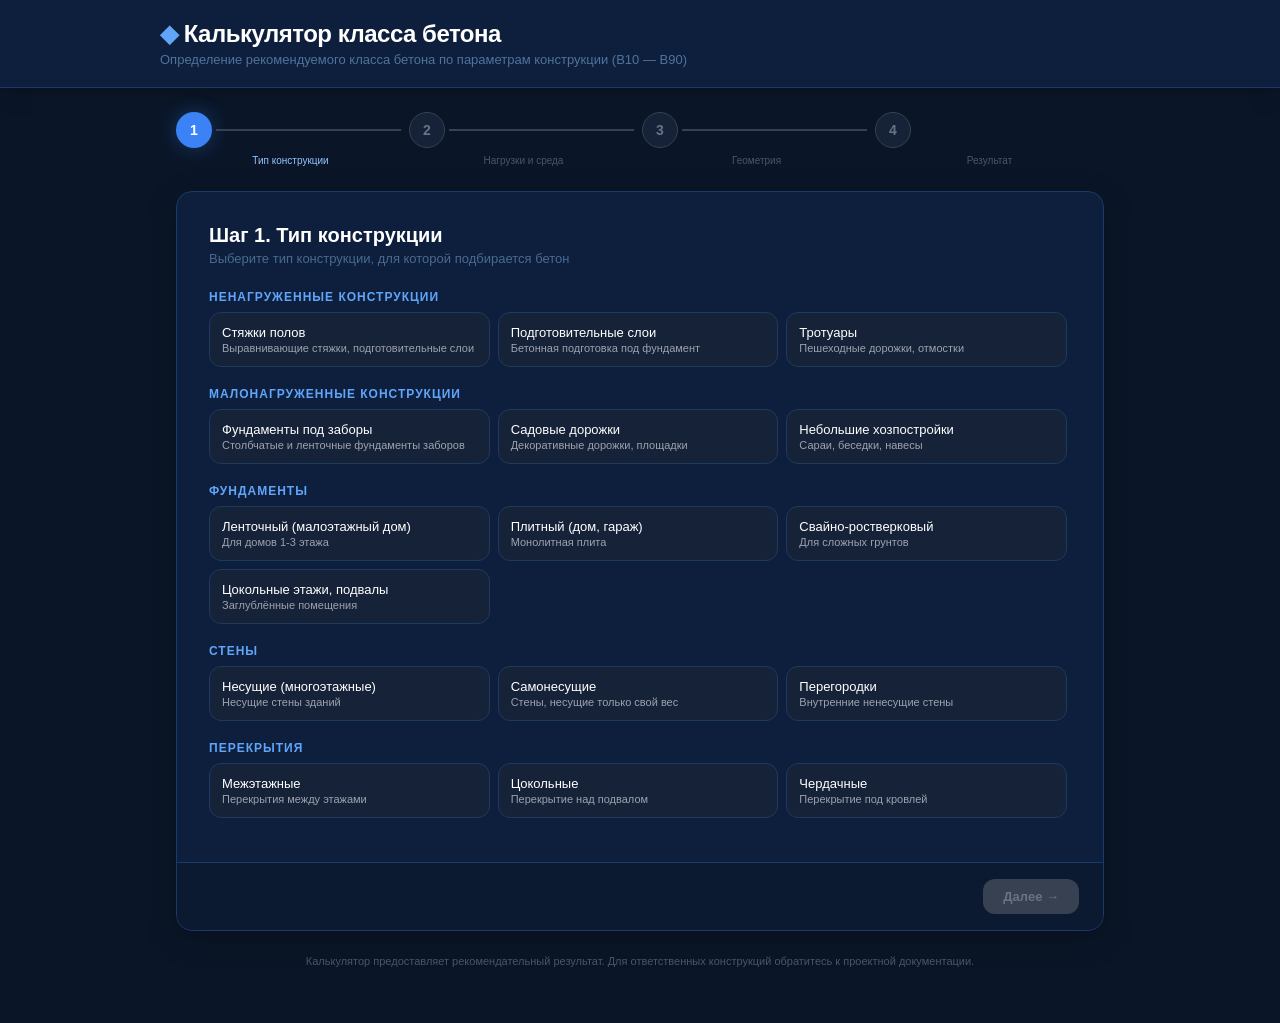
<file: calc/standalone.html>
<!DOCTYPE html>
<html lang="ru">
<head>
<meta charset="UTF-8">
<meta name="viewport" content="width=device-width, initial-scale=1.0">
<title>Калькулятор класса бетона</title>
<style>
*{box-sizing:border-box;margin:0;padding:0}
body{min-height:100vh;background:#0a1628;color:#fff;font-family:-apple-system,BlinkMacSystemFont,'Segoe UI',Roboto,sans-serif}
.cc-header{background:#0d1f3c;border-bottom:1px solid #1a3a6a;box-shadow:0 4px 20px rgba(0,0,0,.3);padding:20px 16px}
.cc-header-inner{max-width:960px;margin:0 auto}
.cc-header h1{font-size:24px;font-weight:700;letter-spacing:-.5px}
.cc-header h1 span{color:#60a5fa}
.cc-header p{color:rgba(147,197,253,.5);font-size:13px;margin-top:4px}
.cc-main{max-width:960px;margin:0 auto;padding:24px 16px}
.cc-steps{display:flex;align-items:flex-start;gap:4px;margin-bottom:24px}
.cc-step-item{flex:1;display:flex;flex-direction:column;align-items:center}
.cc-step-row{display:flex;align-items:center;width:100%}
.cc-step-circle{width:36px;height:36px;border-radius:50%;display:flex;align-items:center;justify-content:center;font-size:14px;font-weight:700;flex-shrink:0;transition:all .3s}
.cc-step-circle.active{background:#3b82f6;color:#fff;box-shadow:0 0 20px rgba(59,130,246,.3)}
.cc-step-circle.done{background:rgba(59,130,246,.3);color:#93c5fd;border:1px solid rgba(59,130,246,.5)}
.cc-step-circle.pending{background:#152238;color:#6b7280;border:1px solid #374151}
.cc-step-line{flex:1;height:2px;margin:0 4px;transition:all .3s}
.cc-step-line.done{background:rgba(59,130,246,.5)}
.cc-step-line.pending{background:#374151}
.cc-step-label{font-size:10px;margin-top:6px;text-align:center;line-height:1.3}
.cc-step-label.active{color:#93c5fd}
.cc-step-label.done{color:rgba(96,165,250,.5)}
.cc-step-label.pending{color:#4b5563}
.cc-card{background:#0d1f3c;border-radius:16px;border:1px solid #1a3a6a;box-shadow:0 8px 30px rgba(0,0,0,.3);overflow:hidden}
.cc-card-body{padding:24px}
@media(min-width:768px){.cc-card-body{padding:32px}}
.cc-card h2{font-size:20px;font-weight:600;margin-bottom:4px}
.cc-card .cc-subtitle{color:rgba(147,197,253,.45);font-size:13px;margin-bottom:24px}
.cc-section{margin-bottom:24px}
.cc-section:last-child{margin-bottom:0}
.cc-section-title{color:#60a5fa;font-size:12px;font-weight:600;text-transform:uppercase;letter-spacing:1px;margin-bottom:10px}
.cc-grid{display:grid;gap:8px;grid-template-columns:1fr}
.cc-grid-2{grid-template-columns:repeat(2,1fr)}
.cc-grid-3{grid-template-columns:repeat(3,1fr)}
.cc-grid-4{grid-template-columns:repeat(4,1fr)}
@media(max-width:768px){.cc-grid-2,.cc-grid-3,.cc-grid-4{grid-template-columns:1fr}}
@media(min-width:640px) and (max-width:768px){.cc-grid-2{grid-template-columns:repeat(2,1fr)}.cc-grid-3{grid-template-columns:repeat(2,1fr)}.cc-grid-4{grid-template-columns:repeat(2,1fr)}}
.cc-option{text-align:left;padding:12px;border-radius:12px;border:1px solid #1e3a5f;background:#152238;cursor:pointer;transition:all .2s;color:#fff;font-family:inherit;font-size:14px;width:100%}
.cc-option:hover{border-color:rgba(59,130,246,.5);background:#1a2d4a}
.cc-option.selected{background:rgba(59,130,246,.2);border-color:#3b82f6;box-shadow:0 0 20px rgba(59,130,246,.1)}
.cc-option .cc-opt-label{font-weight:500;font-size:13px}
.cc-option .cc-opt-desc{font-size:11px;color:#9ca3af;margin-top:2px}
.cc-group-title{color:#60a5fa;font-size:12px;font-weight:600;text-transform:uppercase;letter-spacing:1px;margin-bottom:8px;margin-top:20px}
.cc-group-title:first-child{margin-top:0}
.cc-nav{border-top:1px solid #1a3a6a;background:#0b1a30;padding:16px 24px;display:flex;justify-content:space-between;align-items:center}
.cc-btn{padding:10px 20px;border-radius:12px;font-size:13px;font-weight:600;cursor:pointer;transition:all .2s;border:none;font-family:inherit}
.cc-btn-secondary{background:#152238;border:1px solid #1e3a5f;color:#d1d5db}
.cc-btn-secondary:hover{background:#1a2d4a;color:#fff}
.cc-btn-primary{background:#3b82f6;color:#fff;box-shadow:0 4px 15px rgba(59,130,246,.25)}
.cc-btn-primary:hover{background:#60a5fa}
.cc-btn-primary:disabled{background:#374151;color:#6b7280;cursor:not-allowed;box-shadow:none}
.cc-result-card{background:linear-gradient(135deg,rgba(59,130,246,.15),rgba(30,58,95,.3));border:1px solid rgba(59,130,246,.3);border-radius:16px;padding:24px;margin-bottom:24px}
.cc-result-grid{display:grid;grid-template-columns:repeat(2,1fr);gap:16px}
@media(min-width:768px){.cc-result-grid{grid-template-columns:repeat(4,1fr)}}
.cc-result-item{text-align:center}
.cc-result-label{font-size:10px;color:rgba(147,197,253,.7);text-transform:uppercase;letter-spacing:1px;margin-bottom:4px}
.cc-result-value{font-size:28px;font-weight:700;color:#fff}
.cc-result-value.accent{color:#60a5fa}
.cc-result-sub{font-size:11px;color:#9ca3af;margin-top:4px}
.cc-notes{background:#152238;border:1px solid rgba(202,138,4,.3);border-radius:12px;padding:20px;margin-bottom:24px}
.cc-notes-title{color:#facc15;font-size:12px;font-weight:600;text-transform:uppercase;letter-spacing:1px;margin-bottom:12px}
.cc-notes ul{list-style:none}
.cc-notes li{font-size:13px;color:#d1d5db;padding:4px 0;display:flex;align-items:flex-start;gap:8px}
.cc-notes li::before{content:'•';color:#eab308;flex-shrink:0;margin-top:1px}
.cc-summary{background:#152238;border:1px solid #1e3a5f;border-radius:12px;padding:20px}
.cc-summary-title{color:#60a5fa;font-size:12px;font-weight:600;text-transform:uppercase;letter-spacing:1px;margin-bottom:12px}
.cc-summary-grid{display:grid;grid-template-columns:1fr;gap:0}
@media(min-width:768px){.cc-summary-grid{grid-template-columns:repeat(2,1fr);column-gap:24px}}
.cc-summary-row{display:flex;justify-content:space-between;padding:6px 0;border-bottom:1px solid rgba(30,58,95,.5);font-size:13px}
.cc-summary-row .cc-sr-label{color:#9ca3af}
.cc-summary-row .cc-sr-value{color:#fff;font-weight:500}
.cc-footer{text-align:center;font-size:11px;color:#4b5563;margin-top:24px;padding-bottom:32px}
.cc-groups-container{max-height:60vh;overflow-y:auto;padding-right:4px}
.cc-groups-container::-webkit-scrollbar{width:6px}
.cc-groups-container::-webkit-scrollbar-track{background:#0d1f3c}
.cc-groups-container::-webkit-scrollbar-thumb{background:#1e3a5f;border-radius:3px}
</style>
</head>
<body>
<div id="app"></div>
<script>
(function(){
  // Шкала классов B10 — B90 (20 позиций, индексы 0..19)
  var CLASS_SCALE=['B10','B12.5','B15','B20','B22.5','B25','B27.5','B30','B35','B40','B45','B50','B55','B60','B65','B70','B75','B80','B85','B90'];

  function classAtIndex(i){if(i<0)return CLASS_SCALE[0];if(i>=CLASS_SCALE.length)return CLASS_SCALE[CLASS_SCALE.length-1];return CLASS_SCALE[i]}

  function classToMarka(c){
    var m={
      'B10':'M150','B12.5':'M150','B15':'M200','B20':'M250',
      'B22.5':'M300','B25':'M350','B27.5':'M350','B30':'M400',
      'B35':'M450','B40':'M550','B45':'M600','B50':'M700',
      'B55':'M750','B60':'M800','B65':'M850','B70':'M900',
      'B75':'M1000','B80':'M1050','B85':'M1100','B90':'M1200'
    };
    return m[c]||'—';
  }

  var CONSTRUCTION_GROUPS=[
    {group:'Ненагруженные конструкции',options:[
      {id:'floor_screed',label:'Стяжки полов',description:'Выравнивающие стяжки, подготовительные слои',baseClassIndex:0},
      {id:'prep_layer',label:'Подготовительные слои',description:'Бетонная подготовка под фундамент',baseClassIndex:1},
      {id:'sidewalk',label:'Тротуары',description:'Пешеходные дорожки, отмостки',baseClassIndex:2}
    ]},
    {group:'Малонагруженные конструкции',options:[
      {id:'fence_found',label:'Фундаменты под заборы',description:'Столбчатые и ленточные фундаменты заборов',baseClassIndex:2},
      {id:'garden_path',label:'Садовые дорожки',description:'Декоративные дорожки, площадки',baseClassIndex:2},
      {id:'small_building',label:'Небольшие хозпостройки',description:'Сараи, беседки, навесы',baseClassIndex:3}
    ]},
    {group:'Фундаменты',options:[
      {id:'found_strip',label:'Ленточный (малоэтажный дом)',description:'Для домов 1-3 этажа',baseClassIndex:4,showGroundwater:true,showSoil:true},
      {id:'found_slab',label:'Плитный (дом, гараж)',description:'Монолитная плита',baseClassIndex:6,showGroundwater:true,showSoil:true},
      {id:'found_pile',label:'Свайно-ростверковый',description:'Для сложных грунтов',baseClassIndex:6,showGroundwater:true,showSoil:true},
      {id:'basement',label:'Цокольные этажи, подвалы',description:'Заглублённые помещения',baseClassIndex:6,showGroundwater:true,showSoil:true}
    ]},
    {group:'Стены',options:[
      {id:'wall_bearing',label:'Несущие (многоэтажные)',description:'Несущие стены зданий',baseClassIndex:7},
      {id:'wall_self',label:'Самонесущие',description:'Стены, несущие только свой вес',baseClassIndex:4},
      {id:'wall_partition',label:'Перегородки',description:'Внутренние ненесущие стены',baseClassIndex:3}
    ]},
    {group:'Перекрытия',options:[
      {id:'slab_inter',label:'Межэтажные',description:'Перекрытия между этажами',baseClassIndex:7},
      {id:'slab_base',label:'Цокольные',description:'Перекрытие над подвалом',baseClassIndex:6},
      {id:'slab_attic',label:'Чердачные',description:'Перекрытие под кровлей',baseClassIndex:4}
    ]},
    {group:'Колонны, опоры',options:[
      {id:'col_decorative',label:'Декоративные',description:'Декоративные столбы, опоры',baseClassIndex:4},
      {id:'col_bearing',label:'Несущие (высотные здания)',description:'Колонны каркасных зданий',baseClassIndex:10}
    ]},
    {group:'Балки, ригели',options:[
      {id:'beam_span',label:'Прогоны',description:'Балки перекрытий и покрытий',baseClassIndex:7},
      {id:'beam_lintel',label:'Перемычки',description:'Оконные и дверные перемычки',baseClassIndex:6}
    ]},
    {group:'Специальные конструкции',options:[
      {id:'stair',label:'Лестничные марши',description:'Лестницы, площадки',baseClassIndex:7},
      {id:'pool',label:'Бассейны',description:'Чаши бассейнов',baseClassIndex:8},
      {id:'reservoir',label:'Резервуары для воды',description:'Ёмкости, цистерны',baseClassIndex:8},
      {id:'road_slab',label:'Дорожные плиты',description:'Плиты покрытий дорог',baseClassIndex:9},
      {id:'curb',label:'Бордюры',description:'Бордюрные камни',baseClassIndex:6}
    ]},
    {group:'Мостовые и гидротехнические',options:[
      {id:'bridge',label:'Опоры мостов',description:'Мостовые конструкции',baseClassIndex:12},
      {id:'dam',label:'Плотины',description:'Гидротехнические сооружения',baseClassIndex:14},
      {id:'pier',label:'Причалы',description:'Портовые сооружения',baseClassIndex:12}
    ]}
  ];

  var LOAD_OPTIONS=[
    {id:'static',label:'Статические нагрузки',description:'Вес конструкции, отделки, оборудования (постоянные)',classModifier:0},
    {id:'dynamic',label:'Динамические/вибрационные',description:'Станки, транспорт, пешеходный поток',classModifier:2}
  ];
  var TEMP_OPTIONS=[
    {id:'standard',label:'Стандартный (-30°C до +30°C)',description:'Обычные климатические условия',classModifier:0,frostReq:'F100'},
    {id:'frost',label:'Морозный (ниже -30°C)',description:'Высокая морозостойкость',classModifier:1,frostReq:'F200'},
    {id:'hot',label:'Жаркий/пожароопасный',description:'Повышенные температуры, жаропрочность',classModifier:1,notes:'Рекомендуется жаростойкий бетон'}
  ];
  var MOISTURE_OPTIONS=[
    {id:'dry',label:'Сухие условия',description:'Отапливаемые помещения',classModifier:0},
    {id:'humid',label:'Влажные условия',description:'Подвалы, сырые помещения',classModifier:0,waterproofReq:'W4'},
    {id:'periodic_water',label:'Периодический контакт с водой',description:'Ливневые стоки, отмостки',classModifier:1,waterproofReq:'W6',frostBoost:'F150'},
    {id:'constant_water',label:'Постоянный контакт с водой',description:'Бассейны, резервуары',classModifier:2,waterproofReq:'W8',frostBoost:'F200'},
    {id:'aggressive',label:'Агрессивная среда',description:'Морская вода, химические пары',classModifier:3,waterproofReq:'W12',frostBoost:'F300',notes:'Рекомендуется сульфатостойкий цемент'}
  ];
  var SOIL_OPTIONS=[
    {id:'rock',label:'Скальный/крупнообломочный',description:'Прочный, непучинистый',classModifier:0},
    {id:'sand',label:'Песчаный',description:'Средней пучинистости, хорошо дренирует',classModifier:0},
    {id:'loam',label:'Супесь/Суглинок',description:'Пучинистый, требует внимания',classModifier:1},
    {id:'clay',label:'Глина',description:'Сильно пучинистый, высокая жёсткость фундамента',classModifier:2},
    {id:'peat',label:'Заторфованный/слабый',description:'Требует свай или усиленного основания',classModifier:3}
  ];
  var GROUNDWATER_OPTIONS=[
    {id:'low',label:'Низкий уровень',description:'',classModifier:0},
    {id:'variable',label:'Переменный уровень',description:'',classModifier:1,waterproofReq:'W6'},
    {id:'high',label:'Высокий уровень',description:'',classModifier:2,waterproofReq:'W8'}
  ];
  var THICKNESS_OPTIONS=[
    {id:'thin',label:'Тонкостенные (менее 150 мм)',description:'',classModifier:1},
    {id:'medium',label:'Стандартные (150–500 мм)',description:'',classModifier:0},
    {id:'massive',label:'Массивные (более 500 мм)',description:'',classModifier:0}
  ];
  var FLOORS_OPTIONS=[
    {id:'1-2',label:'1–2 этажа',description:'',classModifier:0,baseClassIndex:4},
    {id:'3-5',label:'3–5 этажей',description:'',classModifier:0,baseClassIndex:7},
    {id:'6-16',label:'6–16 этажей',description:'',classModifier:0,baseClassIndex:10},
    {id:'16+',label:'Свыше 16 этажей',description:'',classModifier:0,baseClassIndex:14}
  ];
  var REINFORCEMENT_OPTIONS=[
    {id:'none',label:'Неармированные',description:'',classModifier:0},
    {id:'light',label:'Слабоармированные',description:'',classModifier:0},
    {id:'prestressed',label:'Предварительно напряжённые',description:'Минимальный класс B30',classModifier:3,notes:'Минимальный класс B30 для предварительного напряжения'}
  ];

  // State
  var step=1;
  var sel={construction:null,load:null,temp:null,moisture:null,soil:null,groundwater:null,thickness:null,floors:null,reinforcement:null};

  var appEl=document.getElementById('app');

  function el(tag,cls){var e=document.createElement(tag);if(cls)e.className=cls;return e}

  function render(){
    appEl.innerHTML='';

    // Header
    var hdr=el('div','cc-header');
    var hdrIn=el('div','cc-header-inner');
    hdrIn.innerHTML='<h1><span>◆</span> Калькулятор класса бетона</h1><p>Определение рекомендуемого класса бетона по параметрам конструкции (B10 — B90)</p>';
    hdr.appendChild(hdrIn);
    appEl.appendChild(hdr);

    var main=el('div','cc-main');

    // Steps
    var stepNames=['Тип конструкции','Нагрузки и среда','Геометрия','Результат'];
    var stepsDiv=el('div','cc-steps');
    for(var i=0;i<4;i++){
      var sn=i+1,isA=step===sn,isD=step>sn;
      var item=el('div','cc-step-item'),row=el('div','cc-step-row');
      var circle=el('div','cc-step-circle '+(isA?'active':isD?'done':'pending'));
      circle.textContent=isD?'✓':String(sn);
      row.appendChild(circle);
      if(i<3){var line=el('div','cc-step-line '+(isD?'done':'pending'));row.appendChild(line)}
      item.appendChild(row);
      var lbl=el('div','cc-step-label '+(isA?'active':isD?'done':'pending'));
      lbl.textContent=stepNames[i];
      item.appendChild(lbl);
      stepsDiv.appendChild(item);
    }
    main.appendChild(stepsDiv);

    var card=el('div','cc-card'),body=el('div','cc-card-body');

    if(step===1)renderStep1(body);
    else if(step===2)renderStep2(body);
    else if(step===3)renderStep3(body);
    else if(step===4)renderStep4(body);

    card.appendChild(body);

    // Nav
    var nav=el('div','cc-nav'),navL=el('div',''),navR=el('div','');
    if(step>1&&step<4){
      var bb=el('button','cc-btn cc-btn-secondary');bb.textContent='← Назад';
      bb.onclick=function(){step--;render()};navL.appendChild(bb);
    }
    if(step===4){
      var rb=el('button','cc-btn cc-btn-secondary');rb.textContent='↺ Начать заново';
      rb.onclick=function(){step=1;sel={construction:null,load:null,temp:null,moisture:null,soil:null,groundwater:null,thickness:null,floors:null,reinforcement:null};render()};
      navL.appendChild(rb);
    }
    if(step<4){
      var nb=el('button','cc-btn cc-btn-primary');
      var canN=false;
      if(step===1){canN=!!sel.construction;nb.textContent='Далее →'}
      else if(step===2){
        var ss=sel.construction&&sel.construction.showSoil,sg=sel.construction&&sel.construction.showGroundwater;
        canN=!!sel.load&&!!sel.temp&&!!sel.moisture&&(!ss||!!sel.soil)&&(!sg||!!sel.groundwater);
        nb.textContent='Далее →';
      }else if(step===3){
        canN=!!sel.thickness&&!!sel.floors&&!!sel.reinforcement;
        nb.textContent='Рассчитать ✓';
      }
      nb.disabled=!canN;
      nb.onclick=function(){if(!nb.disabled){step++;render()}};
      navR.appendChild(nb);
    }
    nav.appendChild(navL);nav.appendChild(navR);card.appendChild(nav);
    main.appendChild(card);

    var ft=el('div','cc-footer');
    ft.textContent='Калькулятор предоставляет рекомендательный результат. Для ответственных конструкций обратитесь к проектной документации.';
    main.appendChild(ft);
    appEl.appendChild(main);
  }

  function addSection(container,title,options,selected,gridCls,onSel){
    var sec=el('div','cc-section');
    var t=el('div','cc-section-title');t.textContent=title;sec.appendChild(t);
    var g=el('div','cc-grid '+gridCls);
    for(var i=0;i<options.length;i++){
      (function(opt){
        var btn=el('button','cc-option'+(selected&&selected.id===opt.id?' selected':''));
        var h='<div class="cc-opt-label">'+opt.label+'</div>';
        if(opt.description)h+='<div class="cc-opt-desc">'+opt.description+'</div>';
        btn.innerHTML=h;
        btn.onclick=function(){onSel(opt)};
        g.appendChild(btn);
      })(options[i]);
    }
    sec.appendChild(g);container.appendChild(sec);
  }

  function renderStep1(c){
    c.innerHTML='<h2>Шаг 1. Тип конструкции</h2><p class="cc-subtitle">Выберите тип конструкции, для которой подбирается бетон</p>';
    var sc=el('div','cc-groups-container');
    for(var gi=0;gi<CONSTRUCTION_GROUPS.length;gi++){
      var grp=CONSTRUCTION_GROUPS[gi];
      var gt=el('div','cc-group-title');gt.textContent=grp.group;sc.appendChild(gt);
      var grid=el('div','cc-grid cc-grid-3');
      for(var oi=0;oi<grp.options.length;oi++){
        (function(opt){
          var btn=el('button','cc-option'+(sel.construction&&sel.construction.id===opt.id?' selected':''));
          btn.innerHTML='<div class="cc-opt-label">'+opt.label+'</div><div class="cc-opt-desc">'+opt.description+'</div>';
          btn.onclick=function(){
            sel.construction=opt;
            if(!opt.showSoil)sel.soil=null;
            if(!opt.showGroundwater)sel.groundwater=null;
            render();
          };
          grid.appendChild(btn);
        })(grp.options[oi]);
      }
      sc.appendChild(grid);
    }
    c.appendChild(sc);
  }

  function renderStep2(c){
    c.innerHTML='<h2>Шаг 2. Нагрузки и среда эксплуатации</h2><p class="cc-subtitle">Укажите характер нагрузок и условия эксплуатации</p>';
    addSection(c,'Характер нагрузок',LOAD_OPTIONS,sel.load,'cc-grid-2',function(o){sel.load=o;render()});
    addSection(c,'Температурный режим',TEMP_OPTIONS,sel.temp,'cc-grid-3',function(o){sel.temp=o;render()});
    addSection(c,'Влажностный режим / контакт с водой',MOISTURE_OPTIONS,sel.moisture,'cc-grid-3',function(o){sel.moisture=o;render()});
    if(sel.construction&&sel.construction.showSoil)
      addSection(c,'Тип грунта',SOIL_OPTIONS,sel.soil,'cc-grid-3',function(o){sel.soil=o;render()});
    if(sel.construction&&sel.construction.showGroundwater)
      addSection(c,'Уровень грунтовых вод',GROUNDWATER_OPTIONS,sel.groundwater,'cc-grid-3',function(o){sel.groundwater=o;render()});
  }

  function renderStep3(c){
    c.innerHTML='<h2>Шаг 3. Геометрия и армирование</h2><p class="cc-subtitle">Укажите геометрические параметры и тип армирования</p>';
    addSection(c,'Толщина элемента',THICKNESS_OPTIONS,sel.thickness,'cc-grid-3',function(o){sel.thickness=o;render()});
    addSection(c,'Этажность / высота здания',FLOORS_OPTIONS,sel.floors,'cc-grid-4',function(o){sel.floors=o;render()});
    addSection(c,'Наличие армирования',REINFORCEMENT_OPTIONS,sel.reinforcement,'cc-grid-3',function(o){sel.reinforcement=o;render()});
  }

  function renderStep4(c){
    var r=computeResult();
    c.innerHTML='<h2>Результат расчёта</h2><p class="cc-subtitle">Рекомендуемые характеристики бетона</p>';

    var rc=el('div','cc-result-card'),rg=el('div','cc-result-grid');
    rg.appendChild(mkRI('Класс бетона',r.concreteClass,'≈ '+classToMarka(r.concreteClass),true));
    rg.appendChild(mkRI('Морозостойкость',r.frostMark,'марка по морозостойкости',false));
    rg.appendChild(mkRI('Водонепроницаемость',r.waterproofMark,'марка по водонепроницаемости',false));
    rg.appendChild(mkRI('Марка прочности',classToMarka(r.concreteClass),'ориентировочная',false));
    rc.appendChild(rg);c.appendChild(rc);

    if(r.notes.length>0){
      var nd=el('div','cc-notes');
      nd.innerHTML='<div class="cc-notes-title">⚠ Дополнительные рекомендации</div>';
      var ul=document.createElement('ul');
      for(var i=0;i<r.notes.length;i++){var li=document.createElement('li');li.textContent=r.notes[i];ul.appendChild(li)}
      nd.appendChild(ul);c.appendChild(nd);
    }

    var sm=el('div','cc-summary');
    sm.innerHTML='<div class="cc-summary-title">Сводка введённых параметров</div>';
    var sg=el('div','cc-summary-grid');
    var rows=[['Конструкция',sel.construction?sel.construction.label:'—'],['Нагрузки',sel.load?sel.load.label:'—'],['Температура',sel.temp?sel.temp.label:'—'],['Влажность',sel.moisture?sel.moisture.label:'—']];
    if(sel.construction&&sel.construction.showSoil)rows.push(['Грунт',sel.soil?sel.soil.label:'—']);
    if(sel.construction&&sel.construction.showGroundwater)rows.push(['Грунтовые воды',sel.groundwater?sel.groundwater.label:'—']);
    rows.push(['Толщина',sel.thickness?sel.thickness.label:'—']);
    rows.push(['Этажность',sel.floors?sel.floors.label:'—']);
    rows.push(['Армирование',sel.reinforcement?sel.reinforcement.label:'—']);
    for(var i=0;i<rows.length;i++){
      var rw=el('div','cc-summary-row');
      rw.innerHTML='<span class="cc-sr-label">'+rows[i][0]+':</span><span class="cc-sr-value">'+rows[i][1]+'</span>';
      sg.appendChild(rw);
    }
    sm.appendChild(sg);c.appendChild(sm);
  }

  function mkRI(label,value,sub,accent){
    var d=el('div','cc-result-item');
    d.innerHTML='<div class="cc-result-label">'+label+'</div><div class="cc-result-value'+(accent?' accent':'')+'">'+ value+'</div><div class="cc-result-sub">'+sub+'</div>';
    return d;
  }

  function computeResult(){
    var bases=[];
    if(sel.construction)bases.push(sel.construction.baseClassIndex);
    if(sel.floors&&sel.floors.baseClassIndex!==undefined)bases.push(sel.floors.baseClassIndex);
    var maxBase=bases.length>0?Math.max.apply(null,bases):4;
    var mod=0;
    if(sel.load)mod+=sel.load.classModifier;
    if(sel.temp)mod+=sel.temp.classModifier;
    if(sel.moisture)mod+=sel.moisture.classModifier;
    if(sel.soil)mod+=sel.soil.classModifier;
    if(sel.groundwater)mod+=sel.groundwater.classModifier;
    if(sel.thickness)mod+=sel.thickness.classModifier;
    if(sel.reinforcement)mod+=sel.reinforcement.classModifier;
    var fi=maxBase+mod;
    if(sel.reinforcement&&sel.reinforcement.id==='prestressed'){var b30=CLASS_SCALE.indexOf('B30');if(fi<b30)fi=b30}
    var cc=classAtIndex(fi);

    var fm=sel.temp&&sel.temp.frostReq?sel.temp.frostReq:'F100';
    if(sel.moisture&&sel.moisture.frostBoost){var fn=function(s){return parseInt(s.replace('F',''))};if(fn(sel.moisture.frostBoost)>fn(fm))fm=sel.moisture.frostBoost}

    var wps=[];
    if(sel.moisture&&sel.moisture.waterproofReq)wps.push(sel.moisture.waterproofReq);
    if(sel.groundwater&&sel.groundwater.waterproofReq)wps.push(sel.groundwater.waterproofReq);
    var wpn=function(s){return parseInt(s.replace('W',''))};
    var wm='—';
    if(wps.length>0){var mx=0;for(var i=0;i<wps.length;i++){var v=wpn(wps[i]);if(v>mx)mx=v}wm='W'+mx}

    var notes=[];
    if(sel.temp&&sel.temp.notes)notes.push(sel.temp.notes);
    if(sel.moisture&&sel.moisture.notes)notes.push(sel.moisture.notes);
    if(sel.reinforcement&&sel.reinforcement.notes)notes.push(sel.reinforcement.notes);
    if(sel.soil&&sel.soil.id==='peat')notes.push('Для слабых грунтов рекомендуется свайный фундамент или замена грунта');
    if(sel.groundwater&&sel.groundwater.id==='high')notes.push('При высоком уровне грунтовых вод обязательна гидроизоляция');

    if(sel.construction&&(sel.construction.id==='pool'||sel.construction.id==='reservoir')){
      if(wm==='—'||wpn(wm)<8){wm='W8';notes.push('Для водосодержащих конструкций минимальная водонепроницаемость W8')}
    }
    if(sel.construction&&(sel.construction.id==='bridge'||sel.construction.id==='dam'||sel.construction.id==='pier')){
      var fnn=function(s){return parseInt(s.replace('F',''))};
      if(fnn(fm)<200)fm='F200';
      notes.push('Для мостовых/гидротехнических конструкций требуется повышенная морозостойкость');
    }
    return{concreteClass:cc,frostMark:fm,waterproofMark:wm,notes:notes};
  }

  render();
})();
</script>
</body>
</html>
</file>
